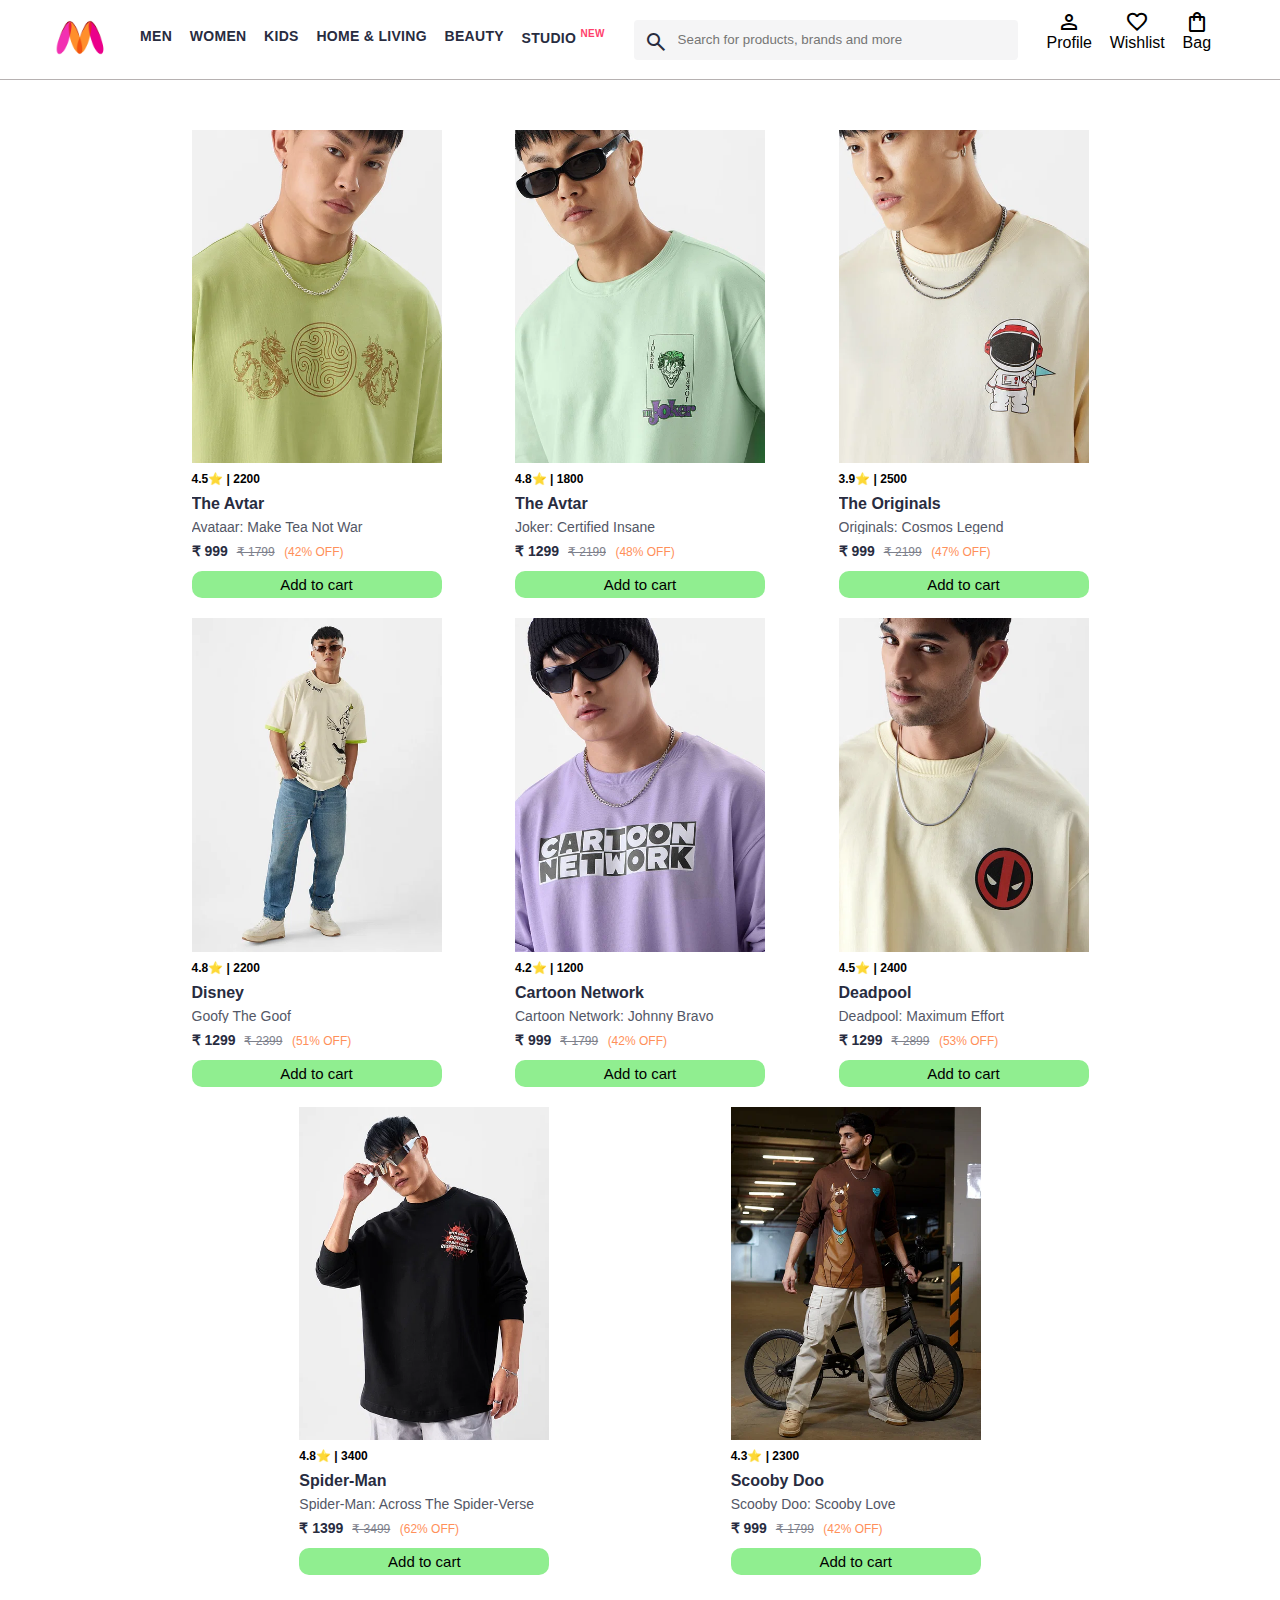
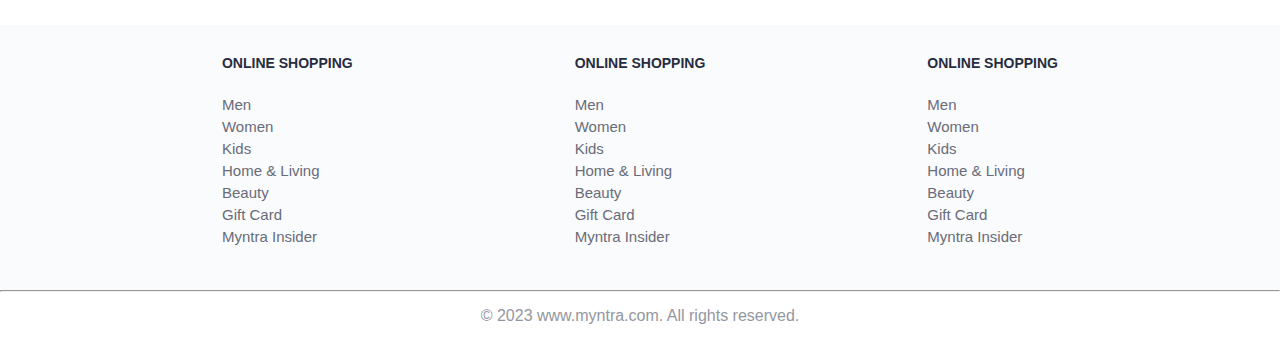
<file: index.html>
<!DOCTYPE html>
<html lang="en">
<head>
    <title>Myntra Functional Clone</title>
    <link rel="icon" href="images/myntra_logo.webp" type="image/icon type">
    <link rel="stylesheet" href="css/index.css">
    <link rel="stylesheet" href="https://fonts.googleapis.com/css2?family=Material+Symbols+Outlined:opsz,wght,FILL,GRAD@20..48,100..700,0..1,-50..200" />
</head>
<body>
    <header>
        <div class="logo_container">
            <a href="#"><img class="myntra_home" src="images/myntra_logo.webp" alt="Myntra Home"></a>
        </div>
        <nav class="nav_bar">
            <a href="#">Men</a>
            <a href="#">Women</a>
            <a href="#">Kids</a>
            <a href="#">Home & Living</a>
            <a href="#">Beauty</a>
            <a href="#">Studio <sup>New</sup></a>
        </nav>
        <div class="search_bar">
            <span class="material-symbols-outlined search_icon">search</span>
            <input class="search_input" placeholder="Search for products, brands and more">
        </div>
        <div class="action_bar">
            <div class="action_container">
                <span class="material-symbols-outlined action_icon">person</span>
                <span class="action_name">Profile</span>
            </div>

            <div class="action_container">
                <span class="material-symbols-outlined action_icon">favorite</span>
                <span class="action_name">Wishlist</span>
            </div>

            <a class="action_container" href="pages/bag.html">
                <span class="material-symbols-outlined action_icon">shopping_bag</span>
                <span class="action_name">Bag</span>
                <span class="bag-item-count">0</span>
            </a>
        </div>
    </header>
    <main>
        <div class="items-container">
        </div>    
    </main>
    <footer>
        <div class="footer_container">
            <div class="footer_column">
                <h3>ONLINE SHOPPING</h3>

                <a href="#">Men</a>
                <a href="#">Women</a>
                <a href="#">Kids</a>
                <a href="#">Home & Living</a>
                <a href="#">Beauty</a>
                <a href="#">Gift Card</a>
                <a href="#">Myntra Insider</a>
            </div>

            <div class="footer_column">
                <h3>ONLINE SHOPPING</h3>

                <a href="#">Men</a>
                <a href="#">Women</a>
                <a href="#">Kids</a>
                <a href="#">Home & Living</a>
                <a href="#">Beauty</a>
                <a href="#">Gift Card</a>
                <a href="#">Myntra Insider</a>
            </div>

            <div class="footer_column">
                <h3>ONLINE SHOPPING</h3>

                <a href="#">Men</a>
                <a href="#">Women</a>
                <a href="#">Kids</a>
                <a href="#">Home & Living</a>
                <a href="#">Beauty</a>
                <a href="#">Gift Card</a>
                <a href="#">Myntra Insider</a>
            </div>
        </div>
        <hr>

        <div class="copyright">
            © 2023 www.myntra.com. All rights reserved.
        </div>
    </footer>
    <script src="data/items.js"></script>
    <script src="scripts/index.js"></script>
</body>
</html>
</file>
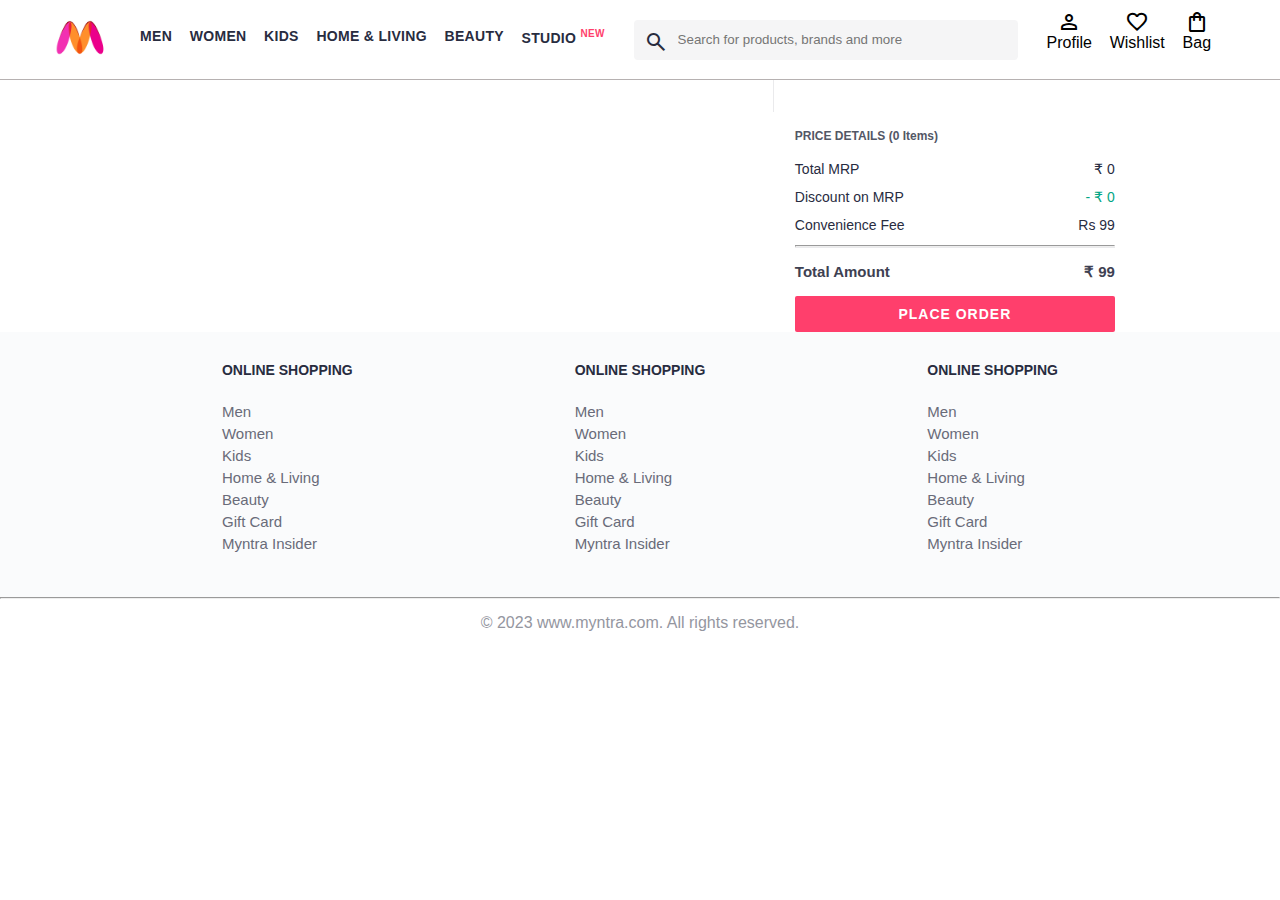
<file: pages/bag.html>
<!DOCTYPE html>
<html lang="en">
<head>
    <title>Myntra Clone</title>
    <link rel="icon" href="../images/myntra_logo.webp" type="image/icon type">
    <link rel="stylesheet" href="../css/index.css">
    <link rel="stylesheet" href="../css/bag.css">
    <link rel="stylesheet" href="https://fonts.googleapis.com/css2?family=Material+Symbols+Outlined:opsz,wght,FILL,GRAD@20..48,100..700,0..1,-50..200" />
</head>
<body>
    <header>
        <div class="logo_container">
            <a href="../index.html"><img class="myntra_home" src="../images/myntra_logo.webp" alt="Myntra Home"></a>
        </div>
        <nav class="nav_bar">
            <a href="#">Men</a>
            <a href="#">Women</a>
            <a href="#">Kids</a>
            <a href="#">Home & Living</a>
            <a href="#">Beauty</a>
            <a href="#">Studio <sup>New</sup></a>
        </nav>
        <div class="search_bar">
            <span class="material-symbols-outlined search_icon">search</span>
            <input class="search_input" placeholder="Search for products, brands and more">
        </div>
        <div class="action_bar">
            <div class="action_container">
                <span class="material-symbols-outlined action_icon">person</span>
                <span class="action_name">Profile</span>
            </div>

            <div class="action_container">
                <span class="material-symbols-outlined action_icon">favorite</span>
                <span class="action_name">Wishlist</span>
            </div>

            <div class="action_container">
                <span class="material-symbols-outlined action_icon">shopping_bag</span>
                <span class="action_name">Bag</span>
                <span class="bag-item-count">0</span>
            </div>
        </div>
    </header>
    <main>
      <div class="bag-page">
        <div class="bag-items-container">  
        </div>
        <div class="bag-summary">
          
        </div>

      </div>
    </main>
    <footer>
        <div class="footer_container">
            <div class="footer_column">
                <h3>ONLINE SHOPPING</h3>

                <a href="#">Men</a>
                <a href="#">Women</a>
                <a href="#">Kids</a>
                <a href="#">Home & Living</a>
                <a href="#">Beauty</a>
                <a href="#">Gift Card</a>
                <a href="#">Myntra Insider</a>
            </div>

            <div class="footer_column">
                <h3>ONLINE SHOPPING</h3>

                <a href="#">Men</a>
                <a href="#">Women</a>
                <a href="#">Kids</a>
                <a href="#">Home & Living</a>
                <a href="#">Beauty</a>
                <a href="#">Gift Card</a>
                <a href="#">Myntra Insider</a>
            </div>

            <div class="footer_column">
                <h3>ONLINE SHOPPING</h3>

                <a href="#">Men</a>
                <a href="#">Women</a>
                <a href="#">Kids</a>
                <a href="#">Home & Living</a>
                <a href="#">Beauty</a>
                <a href="#">Gift Card</a>
                <a href="#">Myntra Insider</a>
            </div>
        </div>
        <hr>

        <div class="copyright">
            © 2023 www.myntra.com. All rights reserved.
        </div>
    </footer>
    <script src="../data/items.js"></script>
    <script src="../scripts/index.js"></script>
    <script src="../scripts/bag.js"></script>
</body>
</html>
</file>
<file: css/index.css>
* {
    margin: 0;
    padding: 0;
    font-family: Assistant,-apple-system,BlinkMacSystemFont,Segoe UI,Roboto,Helvetica,Arial,sans-serif;
    box-sizing: border-box;
}
header {
    display: flex;
    background-color: #ffffff;
    height: 80px;
    justify-content: space-between;
    align-items: center;
    border-bottom: 1px solid #b6b1b1;
}
.myntra_home {
    height: 45px;
}
.logo_container {
    margin-left: 4%;
}
.action_bar {
    margin-right: 4%;
}
.nav_bar {
    display: flex;
    min-width: 500px;
    justify-content: space-evenly;
}
.nav_bar a {
    font-size: 14px;
    letter-spacing: .3px;
    color: #282c3f;
    font-weight: 700;
    text-transform: uppercase;
    text-decoration: none;
    padding: 28px 0;
    border-bottom: 5px solid #ffffff;
}
.nav_bar a:hover {
    border-bottom: 4px solid #f54e77;
}

.nav_bar a sup {
    color: #ff3f6c;
    font-size: 10px;
}

.search_bar {
    height: 40px;
    min-width: 200px;
    width: 30%;
    display: flex;
    align-items: center;
}
.search_icon {
    box-sizing: content-box;
    height: 20px;
    padding: 10px;

    background-color: #f5f5f6;
    color: #282c3f;
    font-weight: 300;
    border-radius: 4px 0 0 4px;
}
.search_input {
    color: #696e79;
    background-color: #f5f5f6;
    flex-grow: 1;
    height: 40px;
    border: 0;
    border-radius: 0 4px 4px 0;
}

.action_bar {
    display: flex;
    min-width: 200px;
    justify-content: space-evenly;
}

.action_container {
    display: flex;
    flex-direction: column;
    align-items: center;
}

/* Main section */
.banner_container {
    margin: 40px 0;
}
.banner_image {
    width: 100%;
}

.category_heading {
    text-transform: uppercase;
    color: #3e4152;
    letter-spacing: .15em;
    font-size: 1.8em;
    margin: 50px 0 10px 30px;
    max-height: 5em;
    font-weight: 700;
}

.category-items , .items-container{
    width: 80%;
    margin: 50px 10%;
    display: flex;
    flex-wrap: wrap;
    justify-content: space-evenly;
}

.sale_item {
    width: 250px;
}

.footer_container {
    padding: 30px 0px 40px 0px;
    background: #FAFBFC;
    display: flex;
    justify-content: space-evenly;
}

.footer_column {
    display: flex;
    flex-direction: column;
}

.footer_column h3 {
    color: #282c3f;
    font-size: 14px;
    margin-bottom: 25px;
}

.footer_column a {
    color: #696b79;
    font-size: 15px;
    text-decoration: none;
    padding-bottom: 5px;
}

.copyright {
    color: #94969f;
    text-align: center;
    padding: 15px;
}
.items-container{
    width: 80%;
    margin: 40px 10%;
    

}
.item-container{
    width: 250px;
    margin: 10px;
   
}
.item-image{
    width: 100%;

}
.rating{
    margin-top: 5px;
    font-size: 12px;
    font-weight: 700;
}
.company-name{
    margin-top: 10px;
    font-size: 16px;
    font-weight: 700;
    line-height: 1;
    color: #282c3f;
    margin-bottom: 6px;
    overflow: hidden;
    text-overflow: ellipsis;
    white-space: nowrap;
}
.item-name{
    color: #535766;
    font-size: 14px;
    line-height: 1;
    margin-bottom: 0;
    margin-top: 8px;
    overflow: hidden;
    text-overflow: ellipsis;
    white-space: nowrap;
    font-weight: 400;
}
.price{
    margin: 8px 0 6px;
    font-weight: 700;
}
.current-price{
    font-size: 14px;
    font-weight: 700;
    color: #282c3f;
}
.orginal-price{
    text-decoration: line-through;
    color: #7e818c;
    font-weight: 400;
    margin-left: 5px;
    font-size: 12px;
} 
.discount{
    color: #ff905a;
    font-weight: 400;
    font-size: 12px;
    margin-left: 5px;
}
.btn-add-bag{
    cursor: pointer;
    margin-top: 5px;
    font-size: 15px;
    width: 100%;
    background-color: lightgreen;
    border: none;
    padding: 5px 15px;
    border-radius: 10px;
}
.bag-item-count{
    background-color: #f16565;
    white-space: nowrap;
    text-align: center;
    line-height: 18px;
    padding: 0 6px;
    height: 18px;
    position: relative;
    border-radius: 50%;
    font-size: 12px;
    color: #fff;
    left: 13px;
    top: -44px;
    font-weight: 700;
    cursor: pointer;
}
.action_container {
    text-decoration: none;
}
a.action_container:link {
    color:black;
}
</file>
<file: css/bag.css>
.bag-items-container {
    display: inline-block;
    width: 64%;
    padding-right: 20px;
    border-right: 1px solid #eaeaec;
    padding-top: 32px;
    color: #282c3f;
    font-size: 13px;
    line-height: 1.42857143;
  }
  
  .bag-page {
    width: 75%;
    margin-left: 12.5%;
  }
  
  .bag-summary {
    vertical-align: top;
    display: inline-block;
    width: 35%;
    padding: 24px 0 0 16px;
    color: #282c3f;
    font-size: 13px;
    line-height: 1.42857143;
  }
  
  .bag-details-container {
    margin-bottom: 16px;
  }
  
  .price-header {
    font-size: 12px;
    font-weight: 700;
    margin: 24px 0 16px;
    color: #535766;
  }
  
  .price-item {
    margin-bottom: 12px;
    line-height: 16px;
    font-size: 14px;
    color: #282c3f;
  }
  
  .price-item-value {
    float: right;
  }
  
  .priceDetail-base-discount {
    color: #03a685;
  }
  
  .price-footer {
    font-weight: 700;
    font-size: 15px;
    padding-top: 16px;
    border-top: 1px solid #eaeaec;
    color: #3e4152;
    line-height: 16px;
  }
  
  .btn-place-order {
    width: 100%;
    letter-spacing: 1px;
    font-size: 14px;
    font-weight: 600;
    border-radius: 2px;
    border-width: 0px;
    padding: 10px 16px;
    background-color: rgb(255, 63, 108);
    color: rgb(255, 255, 255);
    cursor: pointer;
  }
  
  .bag-item-container {
    margin-bottom: 8px;
    background: #fff;
    font-size: 14px;
    border: 1px solid #eaeaec;
    border-radius: 4px;
    position: relative;
    padding: 12px 12px 0;
  }
  
  .item-left-part {
    position: absolute;
    background: rgb(255, 242, 223);
    height: 148px;
    width: 111px;
  }
  
  .item-right-part {
    padding-left: 12px;
    position: relative;
    min-height: 148px;
    margin-left: 111px;
    margin-bottom: 12px;
  }
  
  .bag-item-img {
    width: 100%;
  }
  
  .return-period {
    display: inline-flex;
    font-size: 14px;
    padding-top: 8px;
  }
  
  .return-period-days {
    font-weight: 700;
    margin-right: 4px;
  }
  
  .delivery-details {
    margin-top: 5px;
    color: #282c3f;
    font-size: 12px;
    letter-spacing: -.1px;
    margin-bottom: 8px;
    line-height: 15px;
  }
  
  .delivery-details-days {
    color: #03a685;
  }
  
  .remove-from-cart {
    position: absolute;
    font-size: 25px;
    top: 10px;
    right: 18px;
    width: 14px;
    height: 14px;
    cursor: pointer;
  }
  .orginal-price{
    text-decoration: line-through;
    color: #7e818c;
    font-weight: 400;
    margin-left: 5px;
    font-size: 12px;
}
</file>
